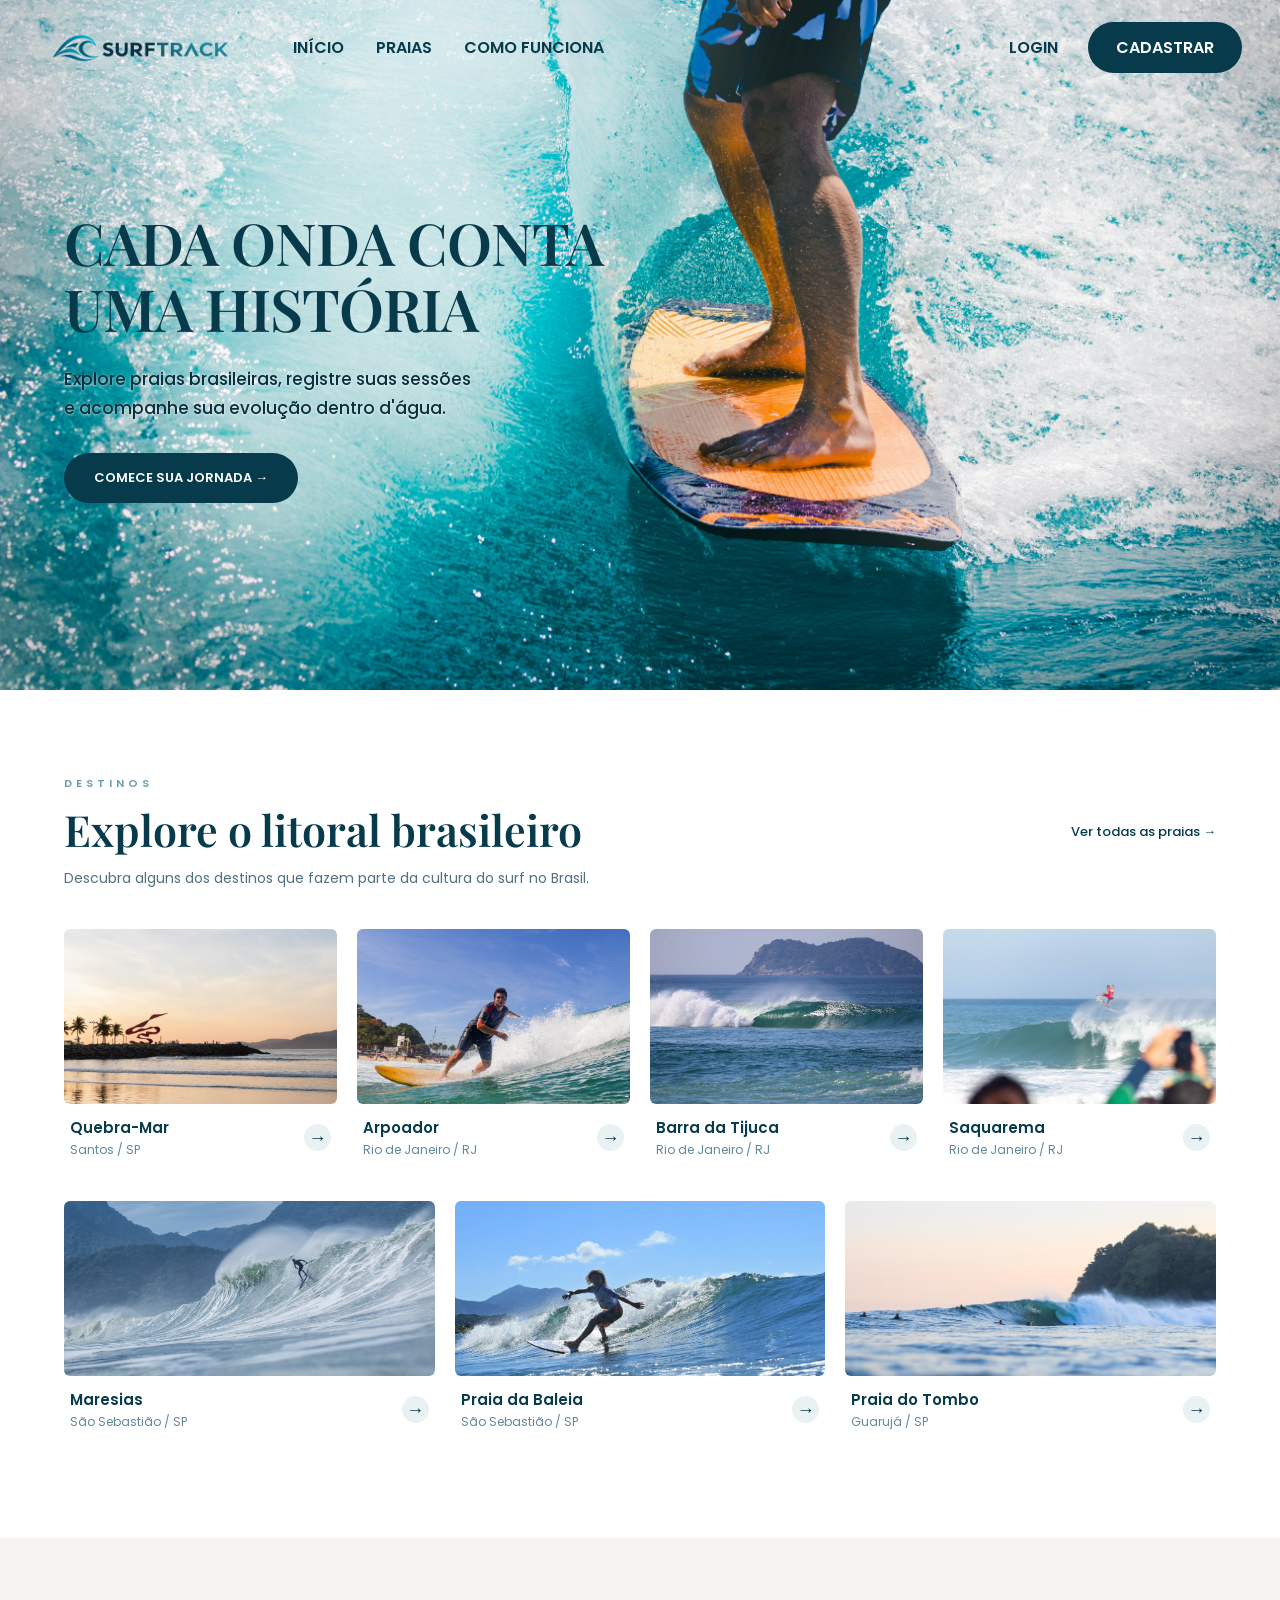
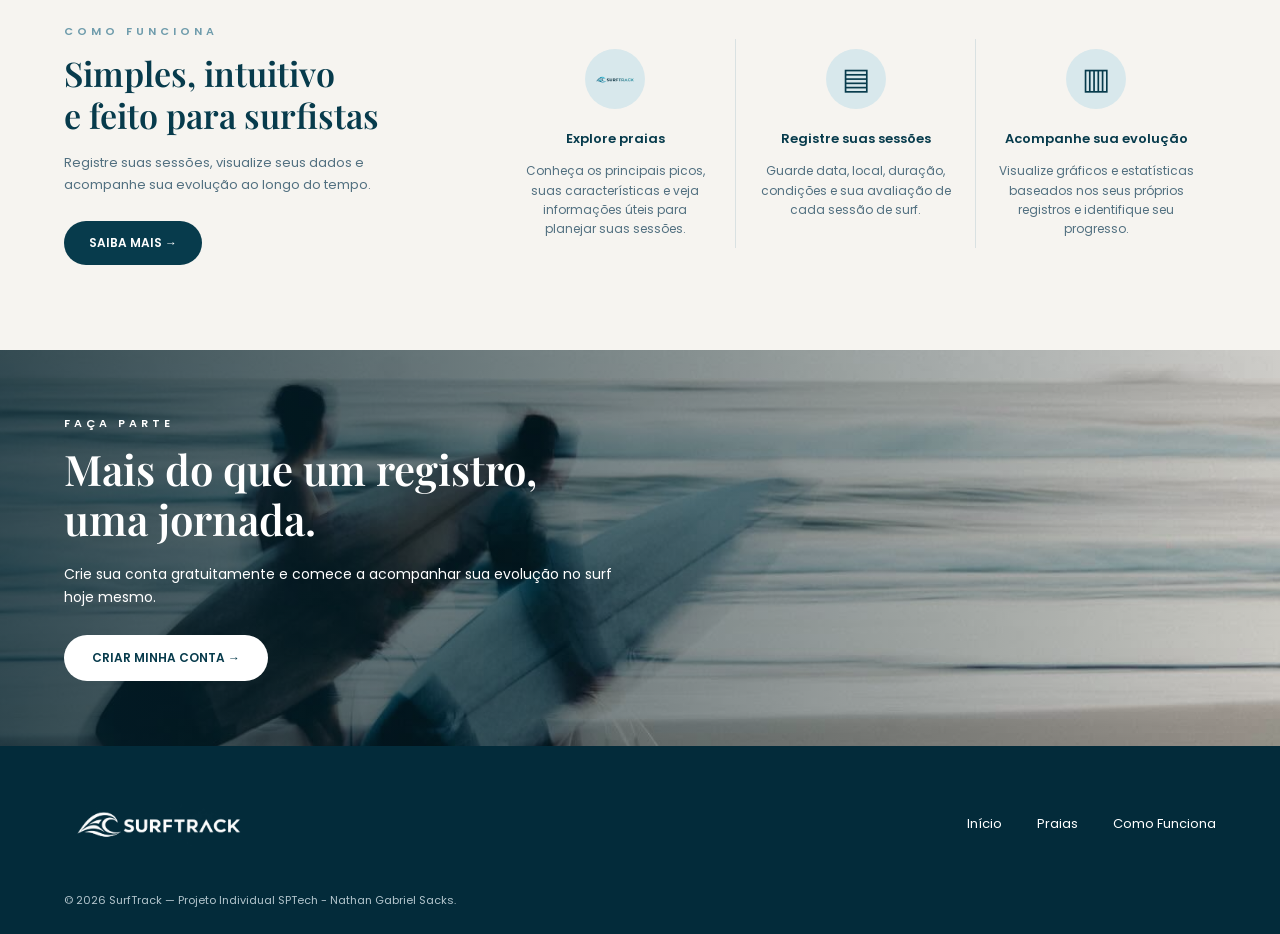
<file: public/index.html>
<!DOCTYPE html>
<html lang="pt-br">

<head>
  <meta charset="UTF-8">
  <meta name="viewport" content="width=device-width, initial-scale=1.0">

  <title>SurfTrack | Cada onda conta uma história</title>

  <link rel="icon" type="image/jpeg" href="./assets/icon/Icon site.jpg">
  <link rel="stylesheet" href="./css/style.css">

  <link
    href="https://fonts.googleapis.com/css2?family=Playfair+Display:wght@400;500;600;700&family=Poppins:wght@400;500;600;700&display=swap"
    rel="stylesheet">
</head>

<body>

  <!-- HEADER / BANNER PRINCIPAL -->
  <header class="header" id="inicio">

    <nav class="navbar">

      <a href="./index.html" class="logo">
        <img src="./assets/imgs/Logo SURFTRACK.png" alt="Logo SurfTrack">
      </a>

      <div class="nav-links">
        <a href="#inicio">INÍCIO</a>
        <a href="#praias">PRAIAS</a>
        <a href="#como-funciona">COMO FUNCIONA</a>
      </div>

      <div class="nav-conta">
        <a href="./login.html" class="link-login">LOGIN</a>
        <a href="./cadastro.html" class="btn-cadastro">CADASTRAR</a>
      </div>

    </nav>

    <div class="hero">

      <h1>
        CADA ONDA CONTA<br>
        UMA HISTÓRIA
      </h1>

      <p>
        Explore praias brasileiras, registre suas sessões<br>
        e acompanhe sua evolução dentro d'água.
      </p>

      <a href="./cadastro.html" class="btn-hero">
        COMECE SUA JORNADA →
      </a>

    </div>

  </header>


  <main>

    <!-- SEÇÃO DE PRAIAS -->
    <section class="secao-praias" id="praias">

      <div class="container">

        <div class="praias-titulo">

          <div>
            <span class="subtitulo">DESTINOS</span>

            <h2>Explore o litoral brasileiro</h2>

            <p>
              Descubra alguns dos destinos que fazem parte
              da cultura do surf no Brasil.
            </p>
          </div>

          <a href="#lista-praias" class="link-praias">
            Ver todas as praias →
          </a>

        </div>


        <div class="cards-praias" id="lista-praias">

          <!-- QUEBRA-MAR -->
          <div class="card-praia">

            <img src="./assets/imgs/Quebra Mar Surf.jpg" alt="Surf no Quebra-Mar em Santos">

            <div class="card-info">
              <div>
                <h3>Quebra-Mar</h3>
                <p>Santos / SP</p>
              </div>

              <span class="seta-card">→</span>
            </div>

          </div>


          <!-- ARPOADOR -->
          <div class="card-praia">

            <img src="./assets/imgs/Surf Arpoador.jpg" alt="Surf no Arpoador no Rio de Janeiro">

            <div class="card-info">
              <div>
                <h3>Arpoador</h3>
                <p>Rio de Janeiro / RJ</p>
              </div>

              <span class="seta-card">→</span>
            </div>

          </div>


          <!-- BARRA DA TIJUCA -->
          <div class="card-praia">

            <img src="./assets/imgs/Surf Barra da Tijuca.jpg" alt="Surf na Barra da Tijuca">

            <div class="card-info">
              <div>
                <h3>Barra da Tijuca</h3>
                <p>Rio de Janeiro / RJ</p>
              </div>

              <span class="seta-card">→</span>
            </div>

          </div>


          <!-- SAQUAREMA -->
          <div class="card-praia">

            <img src="./assets/imgs/Surf Saquarema.jpg" alt="Surf em Saquarema">

            <div class="card-info">
              <div>
                <h3>Saquarema</h3>
                <p>Rio de Janeiro / RJ</p>
              </div>

              <span class="seta-card">→</span>
            </div>

          </div>


          <!-- MARESIAS -->
          <div class="card-praia">

            <img src="./assets/imgs/Surf Maresias.jpeg" alt="Surf na praia de Maresias">

            <div class="card-info">
              <div>
                <h3>Maresias</h3>
                <p>São Sebastião / SP</p>
              </div>

              <span class="seta-card">→</span>
            </div>

          </div>


          <!-- PRAIA DA BALEIA -->
          <div class="card-praia">

            <img src="./assets/imgs/Surf Praia da Baleia.jpg" alt="Surf na Praia da Baleia">

            <div class="card-info">
              <div>
                <h3>Praia da Baleia</h3>
                <p>São Sebastião / SP</p>
              </div>

              <span class="seta-card">→</span>
            </div>

          </div>


          <!-- PRAIA DO TOMBO -->
          <div class="card-praia">

            <img src="./assets/imgs/Surf Praia do Tombo.jpg" alt="Surf na Praia do Tombo">

            <div class="card-info">
              <div>
                <h3>Praia do Tombo</h3>
                <p>Guarujá / SP</p>
              </div>

              <span class="seta-card">→</span>
            </div>

          </div>

        </div>

      </div>

    </section>


    <!-- SEÇÃO COMO FUNCIONA -->
    <section class="secao-como-funciona" id="como-funciona">

      <div class="container">

        <div class="como-funciona-conteudo">

          <div class="como-funciona-texto">

            <span class="subtitulo">COMO FUNCIONA</span>

            <h2>
              Simples, intuitivo<br>
              e feito para surfistas
            </h2>

            <p>
              Registre suas sessões, visualize seus dados
              e acompanhe sua evolução ao longo do tempo.
            </p>

            <a href="./cadastro.html" class="btn-saiba-mais">
              SAIBA MAIS →
            </a>

          </div>


          <div class="funcionalidades">

            <div class="funcionalidade">

              <div class="icone-funcionalidade">
                <img src="./assets/imgs/Logo SURFTRACK.png" alt="SurfTrack">
              </div>

              <h3>Explore praias</h3>

              <p>
                Conheça os principais picos,
                suas características e veja
                informações úteis para planejar
                suas sessões.
              </p>

            </div>


            <div class="funcionalidade">

              <div class="icone-funcionalidade">
                <span>▤</span>
              </div>

              <h3>Registre suas sessões</h3>

              <p>
                Guarde data, local, duração,
                condições e sua avaliação
                de cada sessão de surf.
              </p>

            </div>


            <div class="funcionalidade">

              <div class="icone-funcionalidade">
                <span>▥</span>
              </div>

              <h3>Acompanhe sua evolução</h3>

              <p>
                Visualize gráficos e estatísticas
                baseados nos seus próprios registros
                e identifique seu progresso.
              </p>

            </div>

          </div>

        </div>

      </div>

    </section>


    <!-- BANNER FINAL -->
    <section class="banner-final">

      <div class="container">

        <div class="banner-final-conteudo">

          <span class="subtitulo">FAÇA PARTE</span>

          <h2>
            Mais do que um registro,<br>
            uma jornada.
          </h2>

          <p>
            Crie sua conta gratuitamente e comece
            a acompanhar sua evolução no surf hoje mesmo.
          </p>

          <a href="./cadastro.html" class="btn-banner">
            CRIAR MINHA CONTA →
          </a>

        </div>

      </div>

    </section>

  </main>


  <!-- RODAPÉ -->
  <footer class="footer">

    <div class="container">

      <div class="footer-conteudo">

        <a href="./index.html" class="logo-footer">
          <img src="./assets/imgs/Logo SURFTRACK.png" alt="SurfTrack">
        </a>

        <div class="footer-links">
          <a href="#inicio">Início</a>
          <a href="#praias">Praias</a>
          <a href="#como-funciona">Como Funciona</a>
        </div>

      </div>

      <p class="copyright">
        © 2026 SurfTrack — Projeto Individual SPTech - Nathan Gabriel Sacks.
      </p>

    </div>

  </footer>

</body>

</html>
</file>
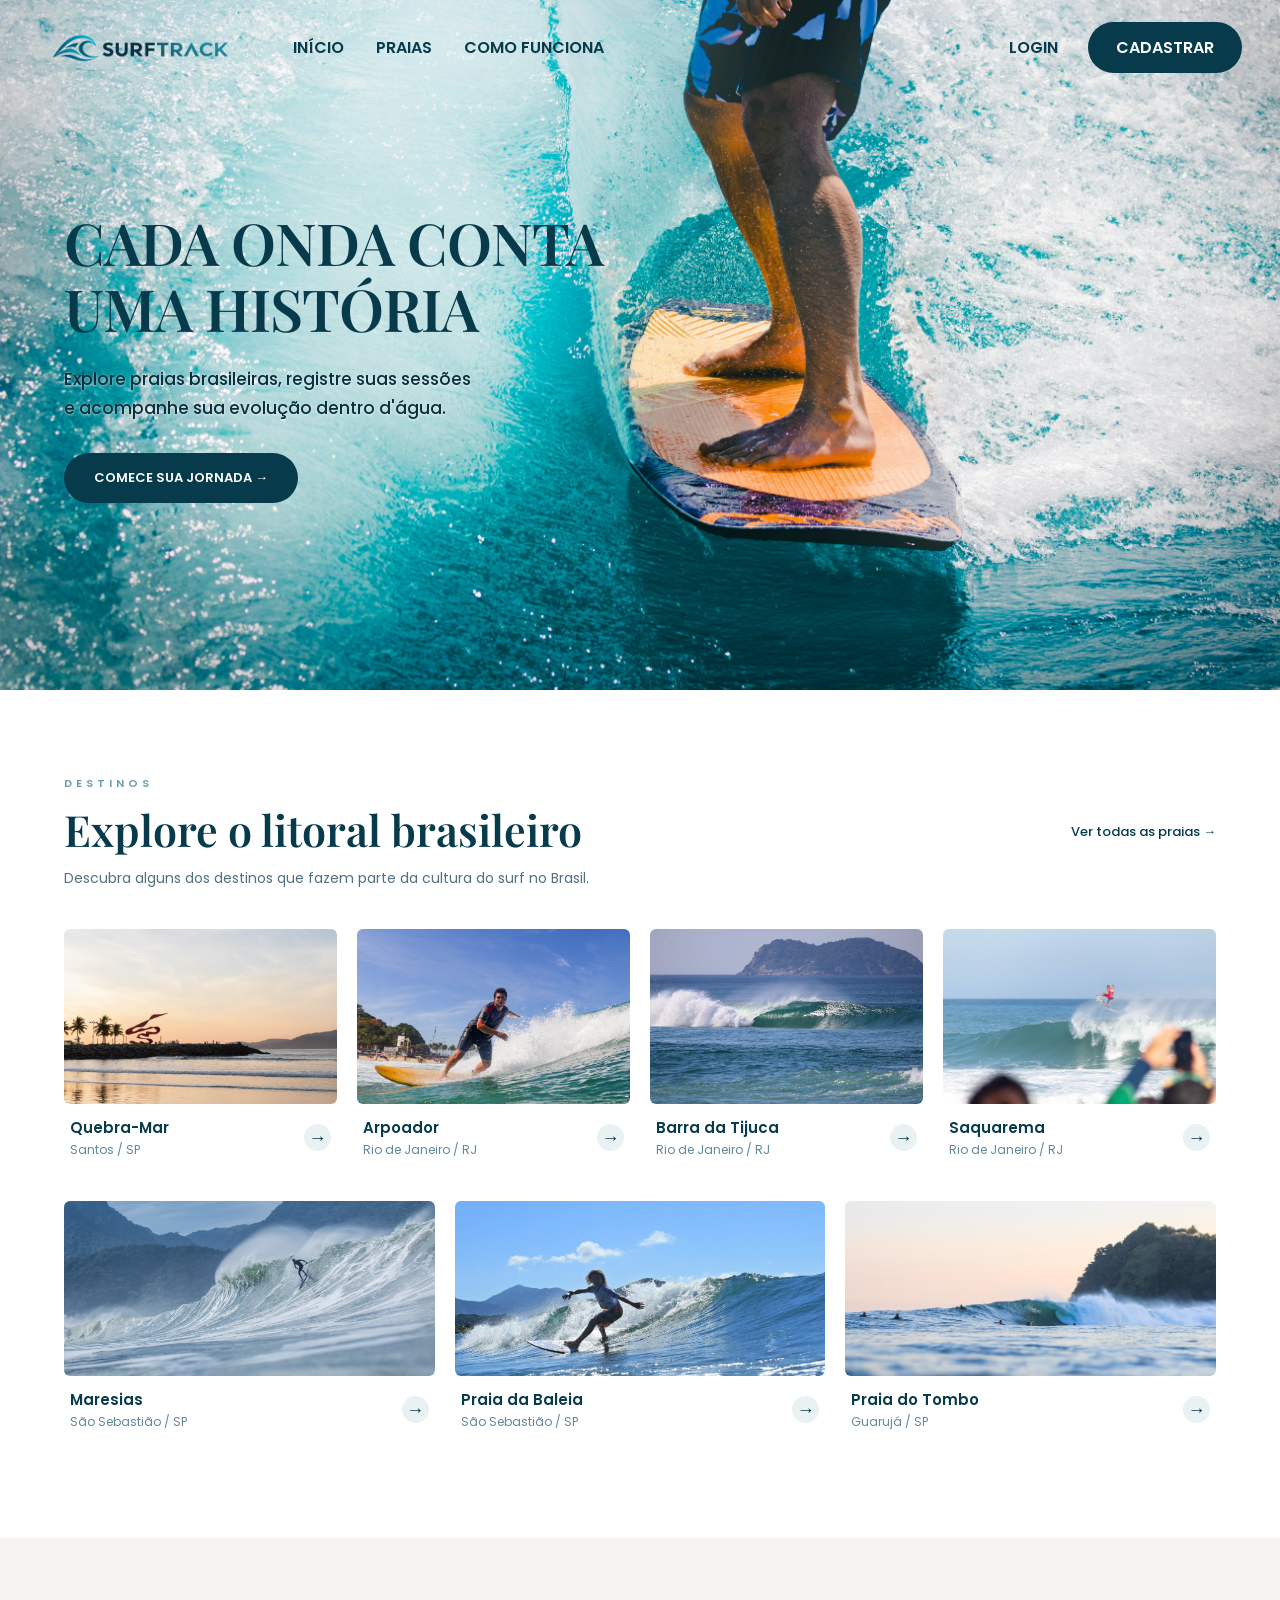
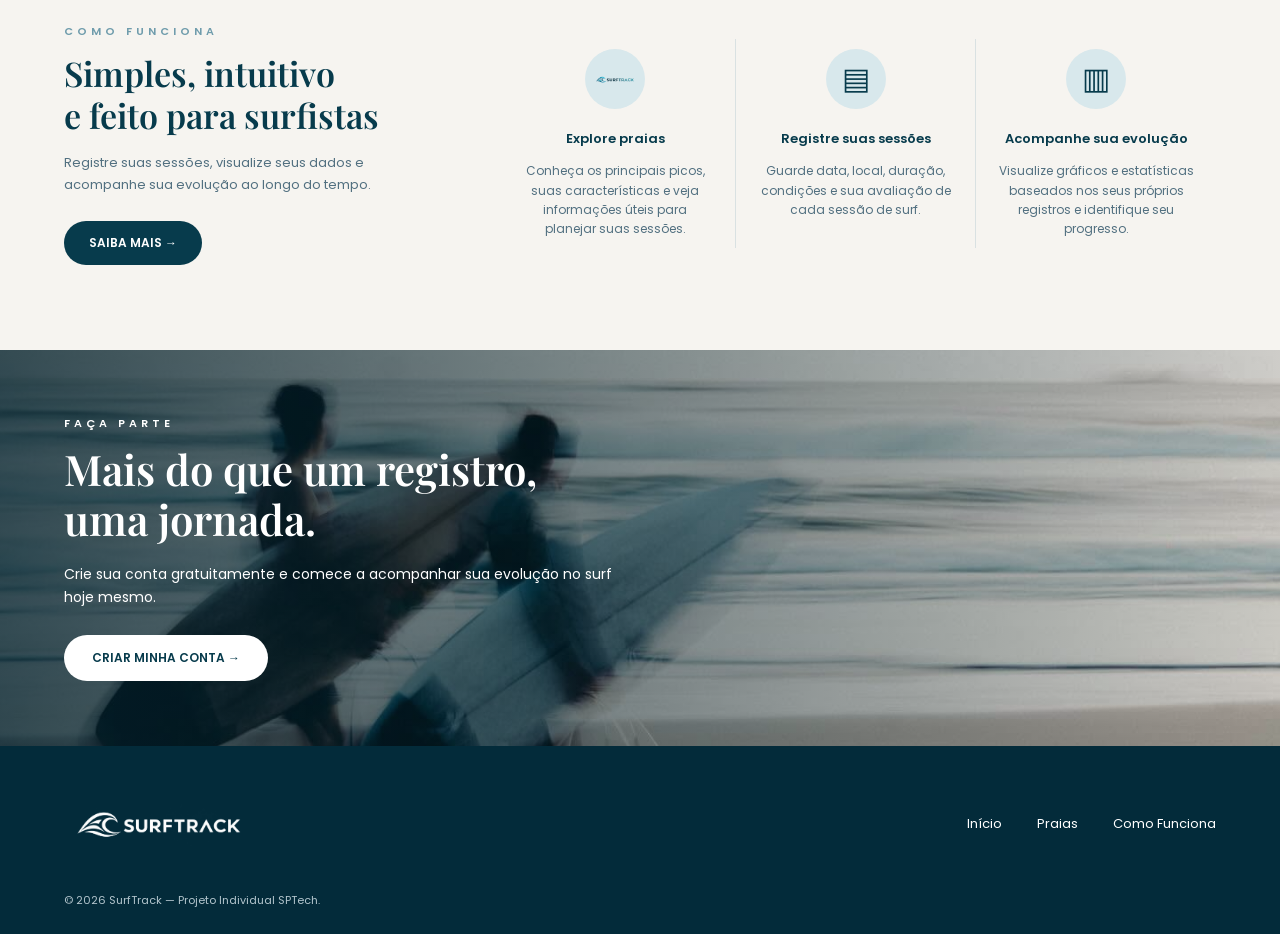
<file: web-data-viz/public/index.html>
<!DOCTYPE html>
<html lang="pt-br">

<head>
  <meta charset="UTF-8">
  <meta name="viewport" content="width=device-width, initial-scale=1.0">

  <title>SurfTrack | Cada onda conta uma história</title>

  <link rel="icon" type="image/jpeg" href="./assets/icon/Icon site.jpg">
  <link rel="stylesheet" href="./css/style.css">

  <link
    href="https://fonts.googleapis.com/css2?family=Playfair+Display:wght@400;500;600;700&family=Poppins:wght@400;500;600;700&display=swap"
    rel="stylesheet">
</head>

<body>

  <!-- HEADER / BANNER PRINCIPAL -->
  <header class="header" id="inicio">

    <nav class="navbar">

      <a href="./index.html" class="logo">
        <img src="./assets/imgs/Logo SURFTRACK.png" alt="Logo SurfTrack">
      </a>

      <div class="nav-links">
        <a href="#inicio">INÍCIO</a>
        <a href="#praias">PRAIAS</a>
        <a href="#como-funciona">COMO FUNCIONA</a>
      </div>

      <div class="nav-conta">
        <a href="./login.html" class="link-login">LOGIN</a>
        <a href="./cadastro.html" class="btn-cadastro">CADASTRAR</a>
      </div>

    </nav>

    <div class="hero">

      <h1>
        CADA ONDA CONTA<br>
        UMA HISTÓRIA
      </h1>

      <p>
        Explore praias brasileiras, registre suas sessões<br>
        e acompanhe sua evolução dentro d'água.
      </p>

      <a href="./cadastro.html" class="btn-hero">
        COMECE SUA JORNADA →
      </a>

    </div>

  </header>


  <main>

    <!-- SEÇÃO DE PRAIAS -->
    <section class="secao-praias" id="praias">

      <div class="container">

        <div class="praias-titulo">

          <div>
            <span class="subtitulo">DESTINOS</span>

            <h2>Explore o litoral brasileiro</h2>

            <p>
              Descubra alguns dos destinos que fazem parte
              da cultura do surf no Brasil.
            </p>
          </div>

          <a href="#lista-praias" class="link-praias">
            Ver todas as praias →
          </a>

        </div>


        <div class="cards-praias" id="lista-praias">

          <!-- QUEBRA-MAR -->
          <div class="card-praia">

            <img src="./assets/imgs/Quebra Mar Surf.jpg" alt="Surf no Quebra-Mar em Santos">

            <div class="card-info">
              <div>
                <h3>Quebra-Mar</h3>
                <p>Santos / SP</p>
              </div>

              <span class="seta-card">→</span>
            </div>

          </div>


          <!-- ARPOADOR -->
          <div class="card-praia">

            <img src="./assets/imgs/Surf Arpoador.jpg" alt="Surf no Arpoador no Rio de Janeiro">

            <div class="card-info">
              <div>
                <h3>Arpoador</h3>
                <p>Rio de Janeiro / RJ</p>
              </div>

              <span class="seta-card">→</span>
            </div>

          </div>


          <!-- BARRA DA TIJUCA -->
          <div class="card-praia">

            <img src="./assets/imgs/Surf Barra da Tijuca.jpg" alt="Surf na Barra da Tijuca">

            <div class="card-info">
              <div>
                <h3>Barra da Tijuca</h3>
                <p>Rio de Janeiro / RJ</p>
              </div>

              <span class="seta-card">→</span>
            </div>

          </div>


          <!-- SAQUAREMA -->
          <div class="card-praia">

            <img src="./assets/imgs/Surf Saquarema.jpg" alt="Surf em Saquarema">

            <div class="card-info">
              <div>
                <h3>Saquarema</h3>
                <p>Rio de Janeiro / RJ</p>
              </div>

              <span class="seta-card">→</span>
            </div>

          </div>


          <!-- MARESIAS -->
          <div class="card-praia">

            <img src="./assets/imgs/Surf Maresias.jpeg" alt="Surf na praia de Maresias">

            <div class="card-info">
              <div>
                <h3>Maresias</h3>
                <p>São Sebastião / SP</p>
              </div>

              <span class="seta-card">→</span>
            </div>

          </div>


          <!-- PRAIA DA BALEIA -->
          <div class="card-praia">

            <img src="./assets/imgs/Surf Praia da Baleia.jpg" alt="Surf na Praia da Baleia">

            <div class="card-info">
              <div>
                <h3>Praia da Baleia</h3>
                <p>São Sebastião / SP</p>
              </div>

              <span class="seta-card">→</span>
            </div>

          </div>


          <!-- PRAIA DO TOMBO -->
          <div class="card-praia">

            <img src="./assets/imgs/Surf Praia do Tombo.jpg" alt="Surf na Praia do Tombo">

            <div class="card-info">
              <div>
                <h3>Praia do Tombo</h3>
                <p>Guarujá / SP</p>
              </div>

              <span class="seta-card">→</span>
            </div>

          </div>

        </div>

      </div>

    </section>


    <!-- SEÇÃO COMO FUNCIONA -->
    <section class="secao-como-funciona" id="como-funciona">

      <div class="container">

        <div class="como-funciona-conteudo">

          <div class="como-funciona-texto">

            <span class="subtitulo">COMO FUNCIONA</span>

            <h2>
              Simples, intuitivo<br>
              e feito para surfistas
            </h2>

            <p>
              Registre suas sessões, visualize seus dados
              e acompanhe sua evolução ao longo do tempo.
            </p>

            <a href="./cadastro.html" class="btn-saiba-mais">
              SAIBA MAIS →
            </a>

          </div>


          <div class="funcionalidades">

            <div class="funcionalidade">

              <div class="icone-funcionalidade">
                <img src="./assets/imgs/Logo SURFTRACK.png" alt="SurfTrack">
              </div>

              <h3>Explore praias</h3>

              <p>
                Conheça os principais picos,
                suas características e veja
                informações úteis para planejar
                suas sessões.
              </p>

            </div>


            <div class="funcionalidade">

              <div class="icone-funcionalidade">
                <span>▤</span>
              </div>

              <h3>Registre suas sessões</h3>

              <p>
                Guarde data, local, duração,
                condições e sua avaliação
                de cada sessão de surf.
              </p>

            </div>


            <div class="funcionalidade">

              <div class="icone-funcionalidade">
                <span>▥</span>
              </div>

              <h3>Acompanhe sua evolução</h3>

              <p>
                Visualize gráficos e estatísticas
                baseados nos seus próprios registros
                e identifique seu progresso.
              </p>

            </div>

          </div>

        </div>

      </div>

    </section>


    <!-- BANNER FINAL -->
    <section class="banner-final">

      <div class="container">

        <div class="banner-final-conteudo">

          <span class="subtitulo">FAÇA PARTE</span>

          <h2>
            Mais do que um registro,<br>
            uma jornada.
          </h2>

          <p>
            Crie sua conta gratuitamente e comece
            a acompanhar sua evolução no surf hoje mesmo.
          </p>

          <a href="./cadastro.html" class="btn-banner">
            CRIAR MINHA CONTA →
          </a>

        </div>

      </div>

    </section>

  </main>


  <!-- RODAPÉ -->
  <footer class="footer">

    <div class="container">

      <div class="footer-conteudo">

        <a href="./index.html" class="logo-footer">
          <img src="./assets/imgs/Logo SURFTRACK.png" alt="SurfTrack">
        </a>

        <div class="footer-links">
          <a href="#inicio">Início</a>
          <a href="#praias">Praias</a>
          <a href="#como-funciona">Como Funciona</a>
        </div>

      </div>

      <p class="copyright">
        © 2026 SurfTrack — Projeto Individual SPTech.
      </p>

    </div>

  </footer>

</body>

</html>
</file>
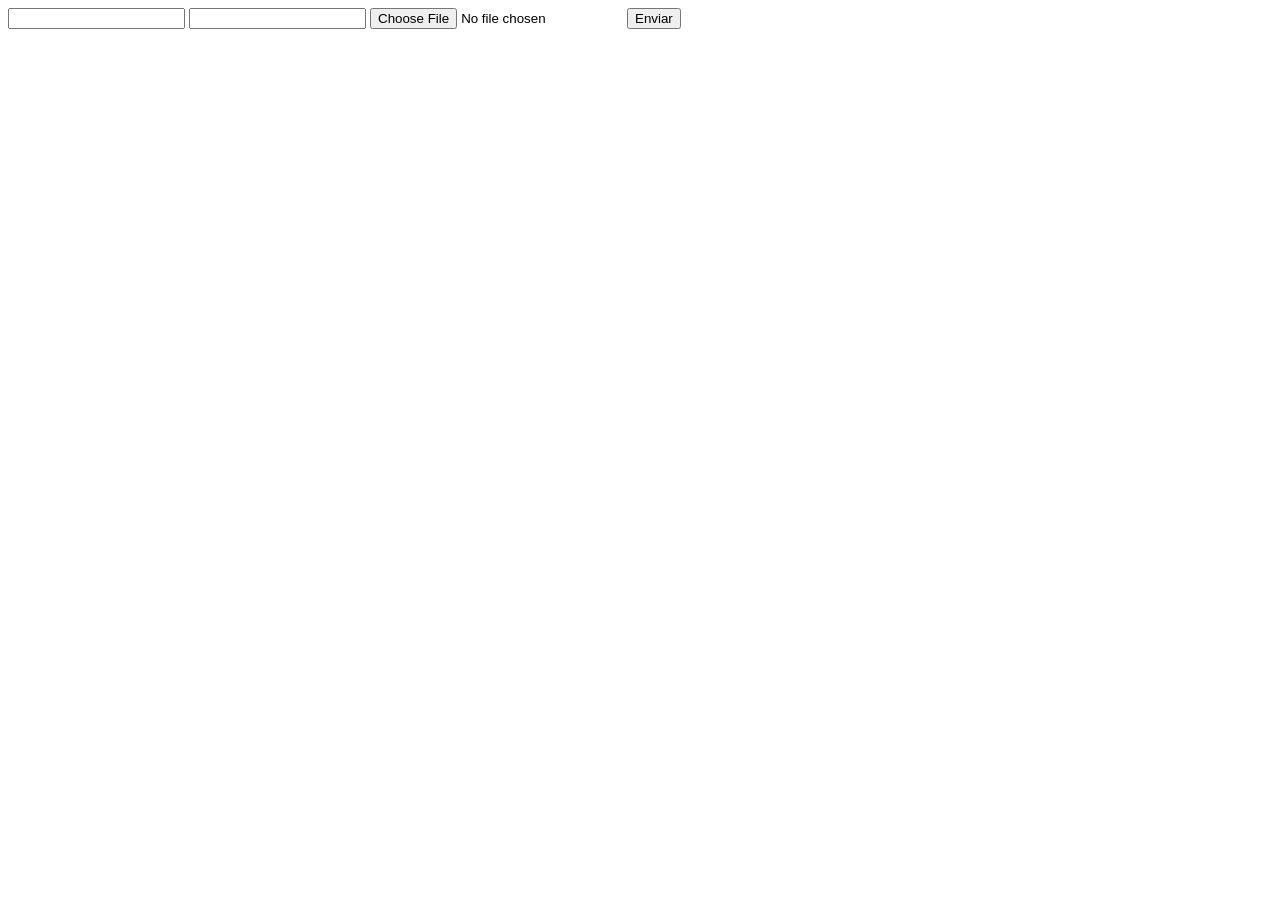
<file: DOCUMENTOS_DE_APOIO/exemplo_de_upload_de_arquivo/public/index.html>
<!DOCTYPE html>
<html lang="en">

<head>
  <meta charset="UTF-8">
  <meta http-equiv="X-UA-Compatible" content="IE=edge">
  <meta name="viewport" content="width=device-width, initial-scale=1.0">
  <title>Upload</title>
</head>

<body>

  <div>
    <input name="nome" id="nome" type="text" />
    <input name="email" id="email" type="url" />
    <input name="foto" id="foto" type="file" />
    <button onclick="enviar()">Enviar</button>
  </div>

  <div id="container"></div>
</body>

</html>

<script>
  function enviar() {
    const formData = new FormData();
    formData.append('foto', foto.files[0])
    formData.append('nome', nome.value)
    formData.append('email', email.value)

    fetch("/usuarios/cadastro", {
      method: "POST",
      body: formData
    })
      .then(res => {
        window.location = "./perfil.html"
      })
      .catch(err => {
        console.log(err);
      })
  }
</script>
</file>
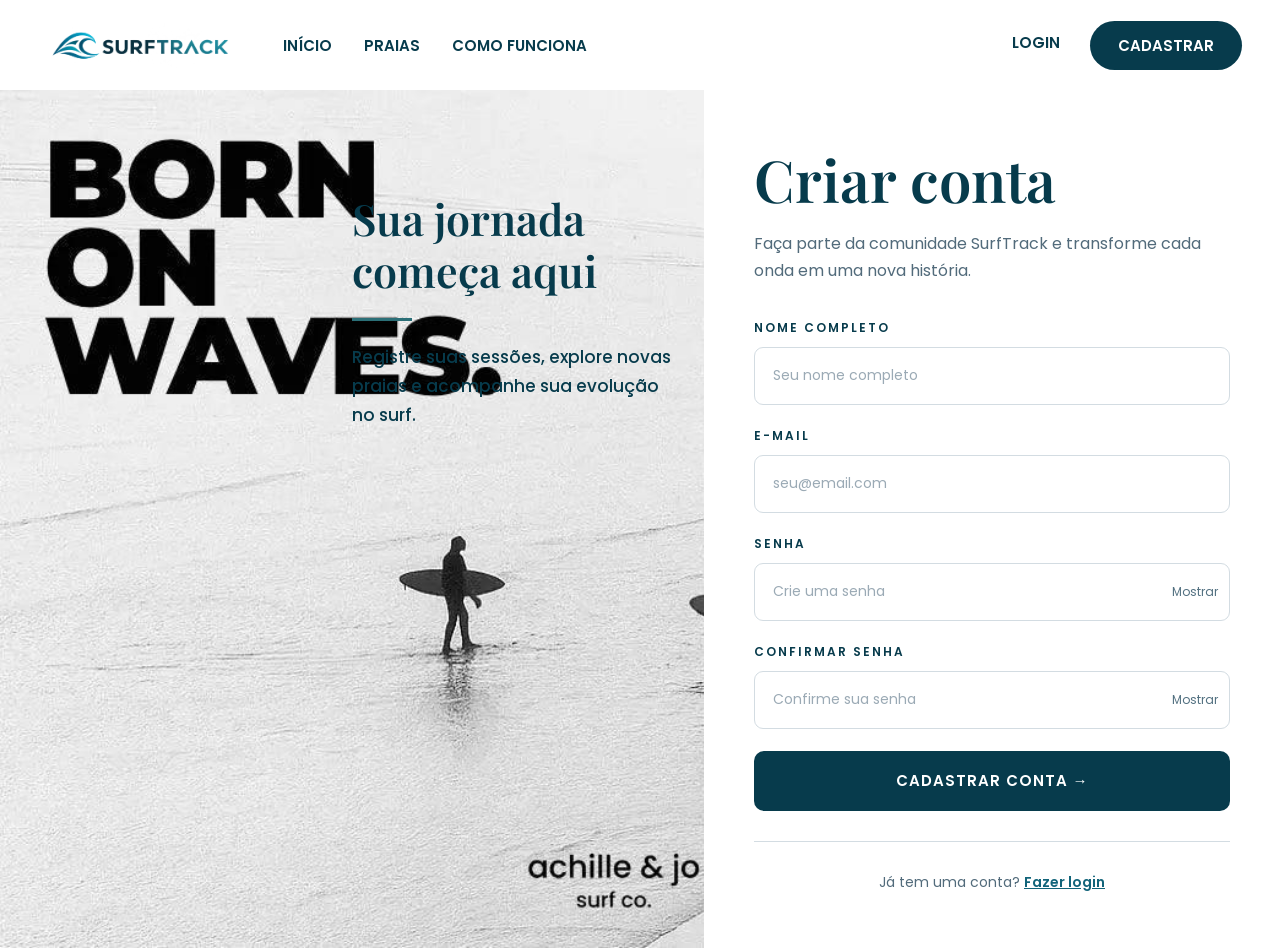
<file: public/cadastro.html>
<!DOCTYPE html>
<html lang="pt-br">

<head>
    <meta charset="UTF-8">
    <meta name="viewport" content="width=device-width, initial-scale=1.0">

    <title>Cadastro | SurfTrack</title>

    <link rel="icon" type="image/jpeg" href="./assets/icon/Icon site.jpg">

    <link rel="stylesheet" href="./css/cadastro.css">

    <link
        href="https://fonts.googleapis.com/css2?family=Playfair+Display:wght@400;500;600;700&family=Poppins:wght@400;500;600;700&display=swap"
        rel="stylesheet">

    <script src="./js/cadastro.js" defer></script>
</head>

<body>

    <!-- HEADER -->
    <header class="header">

        <nav class="navbar">

            <a href="./index.html" class="logo">
                <img src="./assets/imgs/Logo SURFTRACK.png" alt="Logo SurfTrack">
            </a>

            <div class="nav-links">
                <a href="./index.html">INÍCIO</a>
                <a href="./index.html#praias">PRAIAS</a>
                <a href="./index.html#como-funciona">
                    COMO FUNCIONA
                </a>
            </div>

            <div class="nav-conta">
                <a href="./login.html" class="link-login">
                    LOGIN
                </a>

                <a href="./cadastro.html" class="btn-cadastro">
                    CADASTRAR
                </a>
            </div>

        </nav>

    </header>


    <!-- CONTEÚDO PRINCIPAL -->
    <main class="main-cadastro">

        <!-- LADO ESQUERDO -->
        <section class="cadastro-imagem">

            <div class="cadastro-imagem-texto">

                <h1>
                    Sua jornada<br>
                    começa aqui
                </h1>

                <div class="linha-decorativa"></div>

                <p>
                    Registre suas sessões, explore novas praias
                    e acompanhe sua evolução no surf.
                </p>

            </div>

        </section>


        <!-- LADO DIREITO -->
        <section class="cadastro-formulario">

            <div class="formulario-conteudo">

                <h2>Criar conta</h2>

                <p class="descricao-cadastro">
                    Faça parte da comunidade SurfTrack
                    e transforme cada onda em uma nova história.
                </p>


                <form id="form_cadastro">

                    <!-- NOME -->
                    <div class="campo">

                        <label for="nome_input">
                            NOME COMPLETO
                        </label>

                        <input type="text" id="nome_input" placeholder="Seu nome completo" autocomplete="name" required>

                    </div>


                    <!-- E-MAIL -->
                    <div class="campo">

                        <label for="email_input">
                            E-MAIL
                        </label>

                        <input type="email" id="email_input" placeholder="seu@email.com" autocomplete="email" required>

                    </div>


                    <!-- SENHA -->
                    <div class="campo">

                        <label for="senha_input">
                            SENHA
                        </label>

                        <div class="campo-senha">

                            <input type="password" id="senha_input" placeholder="Crie uma senha"
                                autocomplete="new-password" required>

                            <button type="button" class="btn-mostrar-senha" onclick="mostrarSenha('senha_input', this)"
                                aria-label="Mostrar senha">
                                Mostrar
                            </button>

                        </div>

                    </div>


                    <!-- CONFIRMAR SENHA -->
                    <div class="campo">

                        <label for="confirmacao_input">
                            CONFIRMAR SENHA
                        </label>

                        <div class="campo-senha">

                            <input type="password" id="confirmacao_input" placeholder="Confirme sua senha"
                                autocomplete="new-password" required>

                            <button type="button" class="btn-mostrar-senha"
                                onclick="mostrarSenha('confirmacao_input', this)" aria-label="Mostrar senha">
                                Mostrar
                            </button>

                        </div>

                    </div>


                    <!-- MENSAGENS -->
                    <p id="mensagem_erro" role="alert"></p>

                    <p id="mensagem_sucesso" role="status"></p>


                    <!-- BOTÃO CADASTRAR -->
                    <button type="submit" class="btn-criar-conta">
                        CADASTRAR CONTA →
                    </button>

                </form>


                <!-- LINK LOGIN -->
                <div class="login-link">

                    <p>
                        Já tem uma conta?
                        <a href="./login.html">
                            Fazer login
                        </a>
                    </p>

                </div>

            </div>

        </section>

    </main>

</body>

</html>
</file>
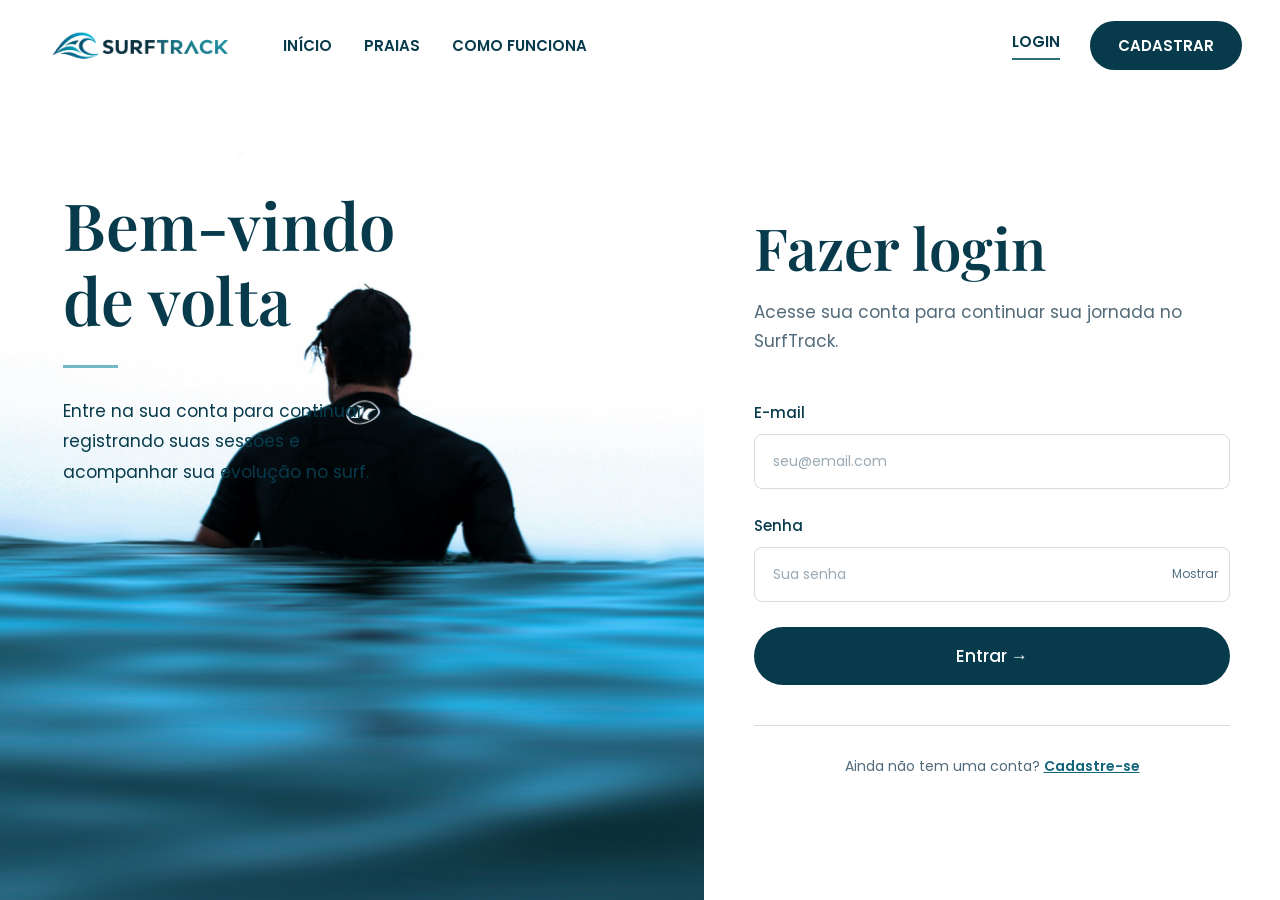
<file: public/login.html>
<!DOCTYPE html>
<html lang="pt-br">

<head>
    <meta charset="UTF-8">
    <meta name="viewport" content="width=device-width, initial-scale=1.0">

    <title>Login | SurfTrack</title>

    <link rel="icon" type="image/jpeg" href="./assets/icon/Icon site.jpg">

    <link rel="stylesheet" href="./css/login.css">

    <link href="https://fonts.googleapis.com/css2?family=Playfair+Display:wght@400;500;600;700&family=Poppins:wght@400;500;600;700&display=swap" rel="stylesheet">

    <script src="./js/login.js" defer></script>
</head>

<body>

    <!-- HEADER -->
    <header class="header">

        <nav class="navbar">

            <a href="./index.html" class="logo">
                <img src="./assets/imgs/Logo SURFTRACK.png"
                     alt="Logo SurfTrack">
            </a>

            <div class="nav-links">
                <a href="./index.html">INÍCIO</a>
                <a href="./index.html#praias">PRAIAS</a>
                <a href="./index.html#como-funciona">COMO FUNCIONA</a>
            </div>

            <div class="nav-conta">
                <a href="./login.html" class="link-login">LOGIN</a>
                <a href="./cadastro.html" class="btn-cadastro">
                    CADASTRAR
                </a>
            </div>

        </nav>

    </header>


    <!-- CONTEÚDO PRINCIPAL -->
    <main class="main-login">

        <!-- LADO ESQUERDO: IMAGEM -->
        <section class="login-imagem">

            <div class="login-imagem-texto">

                <h1>
                    Bem-vindo<br>
                    de volta
                </h1>

                <div class="linha-decorativa"></div>

                <p>
                    Entre na sua conta para continuar
                    registrando suas sessões e
                    acompanhar sua evolução
                    no surf.
                </p>

            </div>

        </section>


        <!-- LADO DIREITO: FORMULÁRIO -->
        <section class="login-formulario">

            <div class="formulario-conteudo">

                <h2>Fazer login</h2>

                <p class="descricao-login">
                    Acesse sua conta para continuar
                    sua jornada no SurfTrack.
                </p>


                <form id="form_login">

                    <!-- E-MAIL -->
                    <div class="campo">

                        <label for="email_input">E-mail</label>

                        <input
                            type="email"
                            id="email_input"
                            placeholder="seu@email.com"
                            autocomplete="email"
                            required
                        >

                    </div>


                    <!-- SENHA -->
                    <div class="campo">

                        <label for="senha_input">Senha</label>

                        <div class="campo-senha">

                            <input
                                type="password"
                                id="senha_input"
                                placeholder="Sua senha"
                                autocomplete="current-password"
                                required
                            >

                            <button
                                type="button"
                                id="btn_mostrar_senha"
                                class="btn-mostrar-senha"
                                aria-label="Mostrar senha"
                            >
                                Mostrar
                            </button>

                        </div>

                    </div>


                    <!-- MENSAGEM DE VALIDAÇÃO -->
                    <p id="mensagem_erro" role="alert"></p>


                    <!-- BOTÃO DE LOGIN -->
                    <button type="submit" class="btn-entrar">
                        Entrar →
                    </button>

                </form>


                <!-- LINK PARA CADASTRO -->
                <div class="cadastro-link">

                    <p>
                        Ainda não tem uma conta?
                        <a href="./cadastro.html">
                            Cadastre-se
                        </a>
                    </p>

                </div>

            </div>

        </section>

    </main>

</body>
</html>
</file>
<file: public/css/style.css>
/* =========================================
   SURFTRACK - PÁGINA INICIAL
========================================= */


/* CONFIGURAÇÕES GERAIS */

* {
    margin: 0;
    padding: 0;
    box-sizing: border-box;
}

html {
    scroll-behavior: smooth;
}

body {
    font-family: "Poppins", sans-serif;
    color: #073B4C;
    background-color: #FFFFFF;
}

a {
    text-decoration: none;
    color: inherit;
}

img {
    max-width: 100%;
}

.container {
    width: 90%;
    max-width: 1200px;
    margin: 0 auto;
}

h1, h2 {
    font-family: "Playfair Display", serif;
}


/* =========================================
   HEADER E NAVBAR
========================================= */

.header {
    width: 100%;
    min-height: 690px;

    background-image: url("../assets/imgs/long surf - headder.jpg");
    background-size: cover;
    background-position: center;
    background-repeat: no-repeat;
}

.navbar {
    width: 94%;
    max-width: 1400px;
    height: 95px;
    margin: 0 auto;

    display: flex;
    align-items: center;
    gap: 40px;
}

/* LOGO */

.logo img {
    width: 205px;
    display: block;
}

/* LINKS PRINCIPAIS */

.nav-links {
    display: flex;
    align-items: center;
    gap: 32px;

    margin-left: 10px;
}

.nav-links a {
    font-size: 16px;
    font-weight: 600;
    white-space: nowrap;
}

.nav-links a:hover {
    color: #17849B;
}

/* LOGIN E CADASTRO */

.nav-conta {
    display: flex;
    align-items: center;
    gap: 30px;

    margin-left: auto;
}

.nav-conta a {
    font-size: 16px;
    font-weight: 600;
    white-space: nowrap;
}

.link-login:hover {
    color: #17849B;
}

/* BOTÃO CADASTRAR */

.btn-cadastro {
    display: inline-block;

    background-color: #073B4C;
    color: #FFFFFF;

    padding: 13px 28px;
    border-radius: 30px;
}

.btn-cadastro:hover {
    background-color: #12647A;
    color: #FFFFFF;
}



/* =========================================
   HERO - BANNER PRINCIPAL
========================================= */

.hero {
    width: 90%;
    max-width: 1300px;
    margin: 0 auto;

    padding-top: 115px;
    padding-bottom: 100px;
}

.hero h1 {
    font-size: 58px;
    font-weight: 600;
    line-height: 1.13;
    letter-spacing: -1px;
    color: #073B4C;
}


.hero p {
    font-size: 17px;
    font-weight: 500;
    line-height: 1.7;

    color: #092E3D;

    margin-top: 24px;
    margin-bottom: 30px;

    text-shadow: 0px 1px 3px rgba(255, 255, 255, 0.7);
}


.btn-hero {
    display: inline-block;
    background-color: #073B4C;
    color: #FFFFFF;

    font-size: 13px;
    font-weight: 600;

    padding: 15px 30px;
    border-radius: 30px;

    transition: background-color 0.2s;
}

.btn-hero:hover {
    background-color: #12647A;
}


/* =========================================
   SEÇÃO DE PRAIAS
========================================= */

.secao-praias {
    padding: 85px 0 95px;
    background-color: #FFFFFF;
}

.praias-titulo {
    display: flex;
    justify-content: space-between;
    align-items: center;
    gap: 30px;

    margin-bottom: 40px;
}

.subtitulo {
    display: block;
    font-size: 11px;
    font-weight: 600;
    letter-spacing: 4px;
    color: #6F9CAC;
    margin-bottom: 12px;
}

.praias-titulo h2 {
    font-size: 43px;
    font-weight: 600;
    line-height: 1.2;
    color: #073B4C;
}

.praias-titulo p {
    font-size: 14px;
    color: #527080;
    margin-top: 12px;
}

.link-praias {
    font-size: 13px;
    font-weight: 500;
    white-space: nowrap;
}

.link-praias:hover {
    color: #17849B;
}


/* CARDS DAS PRAIAS */

.cards-praias {
    display: grid;
    grid-template-columns: repeat(12, 1fr);
    gap: 30px 20px;
}

.card-praia {
    grid-column: span 3;
    min-width: 0;
}

.card-praia:nth-child(n+5) {
    grid-column: span 4;
}

.card-praia img {
    display: block;
    width: 100%;
    height: 175px;

    object-fit: cover;
    border-radius: 6px;
}

.card-info {
    display: flex;
    align-items: center;
    justify-content: space-between;
    gap: 10px;

    padding: 12px 6px;
}

.card-info h3 {
    font-size: 15px;
    font-weight: 600;
    color: #073B4C;
}

.card-info p {
    font-size: 12px;
    color: #628797;
    margin-top: 2px;
}

.seta-card {
    width: 27px;
    height: 27px;

    display: flex;
    align-items: center;
    justify-content: center;

    border-radius: 50%;
    background-color: #EAF1F3;

    font-size: 18px;
    color: #073B4C;
}


/* =========================================
   SEÇÃO COMO FUNCIONA
========================================= */

.secao-como-funciona {
    padding: 85px 0;
    background-color: #F6F4F0;
}

.como-funciona-conteudo {
    display: flex;
    align-items: center;
    gap: 60px;
}

.como-funciona-texto {
    width: 34%;
}

.como-funciona-texto h2 {
    font-size: 34px;
    font-weight: 600;
    line-height: 1.25;
}

.como-funciona-texto p {
    font-size: 13px;
    line-height: 1.7;
    color: #527080;
    margin-top: 15px;
}

.btn-saiba-mais {
    display: inline-block;

    margin-top: 25px;
    padding: 13px 25px;

    background-color: #073B4C;
    color: white;

    font-size: 12px;
    font-weight: 600;

    border-radius: 25px;
}

.btn-saiba-mais:hover {
    background-color: #12647A;
}


/* BLOCOS DE FUNCIONALIDADES */

.funcionalidades {
    width: 66%;
    display: flex;
    align-items: stretch;
}

.funcionalidade {
    flex: 1;
    padding: 10px 22px;
    border-left: 1px solid #D9E1E2;
}

.funcionalidade:first-child {
    border-left: none;
}

.icone-funcionalidade {
    width: 60px;
    height: 60px;

    display: flex;
    align-items: center;
    justify-content: center;

    margin: 0 auto 20px;

    border-radius: 50%;
    background-color: #D8E8EC;

    color: #073B4C;
    font-size: 30px;
}

.icone-funcionalidade img {
    width: 44px;
    height: 36px;
    object-fit: contain;
}

.funcionalidade h3 {
    font-size: 13px;
    font-weight: 600;
    text-align: center;
    margin-bottom: 12px;
}

.funcionalidade p {
    font-size: 12px;
    line-height: 1.6;
    color: #527080;
    text-align: center;
}


/* =========================================
   BANNER FINAL
========================================= */

.banner-final {
    min-height: 390px;

    display: flex;
    align-items: center;

    background-image:
        linear-gradient(
            90deg,
            rgba(3, 35, 47, 0.75),
            rgba(3, 35, 47, 0.05)
        ),
        url("../assets/imgs/Imagem Footer.jpg");

    background-size: cover;
    background-position: center;
    background-repeat: no-repeat;
}

.banner-final-conteudo {
    max-width: 550px;
    padding: 65px 0;
    color: #FFFFFF;
}

.banner-final .subtitulo {
    color: #FFFFFF;
}

.banner-final h2 {
    font-size: 42px;
    font-weight: 600;
    line-height: 1.2;
}

.banner-final p {
    font-size: 14px;
    line-height: 1.7;

    margin-top: 18px;
    margin-bottom: 25px;
}

.btn-banner {
    display: inline-block;

    padding: 14px 28px;
    background-color: #FFFFFF;
    color: #073B4C;

    font-size: 12px;
    font-weight: 600;

    border-radius: 30px;
}

.btn-banner:hover {
    background-color: #DCECEF;
}


/* =========================================
   RODAPÉ
========================================= */

.footer {
    background-color: #032B3A;
    color: #FFFFFF;

    padding: 40px 0 25px;
}

.footer-conteudo {
    display: flex;
    justify-content: space-between;
    align-items: center;
    gap: 30px;

    margin-bottom: 30px;
}

.logo-footer img {
    width: 190px;
    display: block;

    filter: brightness(0) invert(1);
}

.footer-links {
    display: flex;
    gap: 35px;
}

.footer-links a {
    font-size: 13px;
}

.footer-links a:hover {
    color: #93D4E3;
}

.copyright {
    font-size: 11px;
    color: #B3C5CD;
}


/* =========================================
   RESPONSIVIDADE - TABLETS
========================================= */

@media (max-width: 1000px) {

    .navbar {
        gap: 16px;
    }

    .logo img {
        width: 165px;
    }

    .nav-links {
        gap: 14px;
    }

    .nav-conta {
        gap: 15px;
    }

    .nav-links a,
    .nav-conta a {
        font-size: 11px;
    }

    .hero h1 {
        font-size: 48px;
    }

    .cards-praias {
        grid-template-columns: repeat(2, 1fr);
    }

    .card-praia,
    .card-praia:nth-child(n+5) {
        grid-column: auto;
    }

    .card-praia img {
        height: 200px;
    }

    .como-funciona-conteudo {
        flex-direction: column;
        align-items: stretch;
        gap: 40px;
    }

    .como-funciona-texto,
    .funcionalidades {
        width: 100%;
    }
}


/* =========================================
   RESPONSIVIDADE - CELULARES
========================================= */

@media (max-width: 650px) {

    .header {
        min-height: 620px;
        background-position: 58% center;
    }

    .navbar {
        width: 92%;
        height: auto;

        padding: 22px 0;

        flex-wrap: wrap;
        justify-content: space-between;
        gap: 15px;
    }

    .logo img {
        width: 155px;
    }

    .nav-links {
        order: 3;
        width: 100%;

        justify-content: center;
        gap: 20px;
    }

    .nav-conta {
        gap: 10px;
    }

    .nav-links a,
    .nav-conta a {
        font-size: 10px;
    }

    .btn-cadastro {
        padding: 9px 13px;
    }

    .hero {
        width: 90%;
        padding-top: 100px;
        padding-bottom: 60px;
    }

    .hero h1 {
        font-size: 35px;
        letter-spacing: -0.5px;
    }

    .hero p {
        font-size: 13px;
        max-width: 340px;
    }

    .hero p br {
        display: none;
    }

    .btn-hero {
        font-size: 11px;
        padding: 13px 22px;
    }

    .secao-praias {
        padding: 60px 0;
    }

    .praias-titulo {
        display: block;
    }

    .praias-titulo h2 {
        font-size: 32px;
    }

    .praias-titulo p {
        font-size: 13px;
        line-height: 1.6;
    }

    .link-praias {
        display: inline-block;
        margin-top: 20px;
    }

    .cards-praias {
        grid-template-columns: 1fr;
        gap: 20px;
    }

    .card-praia img {
        height: 220px;
    }

    .secao-como-funciona {
        padding: 60px 0;
    }

    .como-funciona-texto h2 {
        font-size: 30px;
    }

    .funcionalidades {
        flex-direction: column;
        gap: 25px;
    }

    .funcionalidade {
        border-left: none;
        border-top: 1px solid #D9E1E2;
        padding: 25px 15px 0;
    }

    .funcionalidade:first-child {
        border-top: none;
    }

    .banner-final {
        min-height: 350px;
    }

    .banner-final h2 {
        font-size: 33px;
    }

    .banner-final p {
        font-size: 13px;
    }

    .footer-conteudo {
        flex-direction: column;
        align-items: flex-start;
    }

    .footer-links {
        flex-wrap: wrap;
        gap: 20px;
    }
}
</file>
<file: web-data-viz/public/css/style.css>
/* =========================================
   SURFTRACK - PÁGINA INICIAL
========================================= */


/* CONFIGURAÇÕES GERAIS */

* {
    margin: 0;
    padding: 0;
    box-sizing: border-box;
}

html {
    scroll-behavior: smooth;
}

body {
    font-family: "Poppins", sans-serif;
    color: #073B4C;
    background-color: #FFFFFF;
}

a {
    text-decoration: none;
    color: inherit;
}

img {
    max-width: 100%;
}

.container {
    width: 90%;
    max-width: 1200px;
    margin: 0 auto;
}

h1, h2 {
    font-family: "Playfair Display", serif;
}


/* =========================================
   HEADER E NAVBAR
========================================= */

.header {
    width: 100%;
    min-height: 690px;

    background-image: url("../assets/imgs/long surf - headder.jpg");
    background-size: cover;
    background-position: center;
    background-repeat: no-repeat;
}

.navbar {
    width: 94%;
    max-width: 1400px;
    height: 95px;
    margin: 0 auto;

    display: flex;
    align-items: center;
    gap: 40px;
}

/* LOGO */

.logo img {
    width: 205px;
    display: block;
}

/* LINKS PRINCIPAIS */

.nav-links {
    display: flex;
    align-items: center;
    gap: 32px;

    margin-left: 10px;
}

.nav-links a {
    font-size: 16px;
    font-weight: 600;
    white-space: nowrap;
}

.nav-links a:hover {
    color: #17849B;
}

/* LOGIN E CADASTRO */

.nav-conta {
    display: flex;
    align-items: center;
    gap: 30px;

    margin-left: auto;
}

.nav-conta a {
    font-size: 16px;
    font-weight: 600;
    white-space: nowrap;
}

.link-login:hover {
    color: #17849B;
}

/* BOTÃO CADASTRAR */

.btn-cadastro {
    display: inline-block;

    background-color: #073B4C;
    color: #FFFFFF;

    padding: 13px 28px;
    border-radius: 30px;
}

.btn-cadastro:hover {
    background-color: #12647A;
    color: #FFFFFF;
}



/* =========================================
   HERO - BANNER PRINCIPAL
========================================= */

.hero {
    width: 90%;
    max-width: 1300px;
    margin: 0 auto;

    padding-top: 115px;
    padding-bottom: 100px;
}

.hero h1 {
    font-size: 58px;
    font-weight: 600;
    line-height: 1.13;
    letter-spacing: -1px;
    color: #073B4C;
}


.hero p {
    font-size: 17px;
    font-weight: 500;
    line-height: 1.7;

    color: #092E3D;

    margin-top: 24px;
    margin-bottom: 30px;

    text-shadow: 0px 1px 3px rgba(255, 255, 255, 0.7);
}


.btn-hero {
    display: inline-block;
    background-color: #073B4C;
    color: #FFFFFF;

    font-size: 13px;
    font-weight: 600;

    padding: 15px 30px;
    border-radius: 30px;

    transition: background-color 0.2s;
}

.btn-hero:hover {
    background-color: #12647A;
}


/* =========================================
   SEÇÃO DE PRAIAS
========================================= */

.secao-praias {
    padding: 85px 0 95px;
    background-color: #FFFFFF;
}

.praias-titulo {
    display: flex;
    justify-content: space-between;
    align-items: center;
    gap: 30px;

    margin-bottom: 40px;
}

.subtitulo {
    display: block;
    font-size: 11px;
    font-weight: 600;
    letter-spacing: 4px;
    color: #6F9CAC;
    margin-bottom: 12px;
}

.praias-titulo h2 {
    font-size: 43px;
    font-weight: 600;
    line-height: 1.2;
    color: #073B4C;
}

.praias-titulo p {
    font-size: 14px;
    color: #527080;
    margin-top: 12px;
}

.link-praias {
    font-size: 13px;
    font-weight: 500;
    white-space: nowrap;
}

.link-praias:hover {
    color: #17849B;
}


/* CARDS DAS PRAIAS */

.cards-praias {
    display: grid;
    grid-template-columns: repeat(12, 1fr);
    gap: 30px 20px;
}

.card-praia {
    grid-column: span 3;
    min-width: 0;
}

.card-praia:nth-child(n+5) {
    grid-column: span 4;
}

.card-praia img {
    display: block;
    width: 100%;
    height: 175px;

    object-fit: cover;
    border-radius: 6px;
}

.card-info {
    display: flex;
    align-items: center;
    justify-content: space-between;
    gap: 10px;

    padding: 12px 6px;
}

.card-info h3 {
    font-size: 15px;
    font-weight: 600;
    color: #073B4C;
}

.card-info p {
    font-size: 12px;
    color: #628797;
    margin-top: 2px;
}

.seta-card {
    width: 27px;
    height: 27px;

    display: flex;
    align-items: center;
    justify-content: center;

    border-radius: 50%;
    background-color: #EAF1F3;

    font-size: 18px;
    color: #073B4C;
}


/* =========================================
   SEÇÃO COMO FUNCIONA
========================================= */

.secao-como-funciona {
    padding: 85px 0;
    background-color: #F6F4F0;
}

.como-funciona-conteudo {
    display: flex;
    align-items: center;
    gap: 60px;
}

.como-funciona-texto {
    width: 34%;
}

.como-funciona-texto h2 {
    font-size: 34px;
    font-weight: 600;
    line-height: 1.25;
}

.como-funciona-texto p {
    font-size: 13px;
    line-height: 1.7;
    color: #527080;
    margin-top: 15px;
}

.btn-saiba-mais {
    display: inline-block;

    margin-top: 25px;
    padding: 13px 25px;

    background-color: #073B4C;
    color: white;

    font-size: 12px;
    font-weight: 600;

    border-radius: 25px;
}

.btn-saiba-mais:hover {
    background-color: #12647A;
}


/* BLOCOS DE FUNCIONALIDADES */

.funcionalidades {
    width: 66%;
    display: flex;
    align-items: stretch;
}

.funcionalidade {
    flex: 1;
    padding: 10px 22px;
    border-left: 1px solid #D9E1E2;
}

.funcionalidade:first-child {
    border-left: none;
}

.icone-funcionalidade {
    width: 60px;
    height: 60px;

    display: flex;
    align-items: center;
    justify-content: center;

    margin: 0 auto 20px;

    border-radius: 50%;
    background-color: #D8E8EC;

    color: #073B4C;
    font-size: 30px;
}

.icone-funcionalidade img {
    width: 44px;
    height: 36px;
    object-fit: contain;
}

.funcionalidade h3 {
    font-size: 13px;
    font-weight: 600;
    text-align: center;
    margin-bottom: 12px;
}

.funcionalidade p {
    font-size: 12px;
    line-height: 1.6;
    color: #527080;
    text-align: center;
}


/* =========================================
   BANNER FINAL
========================================= */

.banner-final {
    min-height: 390px;

    display: flex;
    align-items: center;

    background-image:
        linear-gradient(
            90deg,
            rgba(3, 35, 47, 0.75),
            rgba(3, 35, 47, 0.05)
        ),
        url("../assets/imgs/Imagem Footer.jpg");

    background-size: cover;
    background-position: center;
    background-repeat: no-repeat;
}

.banner-final-conteudo {
    max-width: 550px;
    padding: 65px 0;
    color: #FFFFFF;
}

.banner-final .subtitulo {
    color: #FFFFFF;
}

.banner-final h2 {
    font-size: 42px;
    font-weight: 600;
    line-height: 1.2;
}

.banner-final p {
    font-size: 14px;
    line-height: 1.7;

    margin-top: 18px;
    margin-bottom: 25px;
}

.btn-banner {
    display: inline-block;

    padding: 14px 28px;
    background-color: #FFFFFF;
    color: #073B4C;

    font-size: 12px;
    font-weight: 600;

    border-radius: 30px;
}

.btn-banner:hover {
    background-color: #DCECEF;
}


/* =========================================
   RODAPÉ
========================================= */

.footer {
    background-color: #032B3A;
    color: #FFFFFF;

    padding: 40px 0 25px;
}

.footer-conteudo {
    display: flex;
    justify-content: space-between;
    align-items: center;
    gap: 30px;

    margin-bottom: 30px;
}

.logo-footer img {
    width: 190px;
    display: block;

    filter: brightness(0) invert(1);
}

.footer-links {
    display: flex;
    gap: 35px;
}

.footer-links a {
    font-size: 13px;
}

.footer-links a:hover {
    color: #93D4E3;
}

.copyright {
    font-size: 11px;
    color: #B3C5CD;
}


/* =========================================
   RESPONSIVIDADE - TABLETS
========================================= */

@media (max-width: 1000px) {

    .navbar {
        gap: 16px;
    }

    .logo img {
        width: 165px;
    }

    .nav-links {
        gap: 14px;
    }

    .nav-conta {
        gap: 15px;
    }

    .nav-links a,
    .nav-conta a {
        font-size: 11px;
    }

    .hero h1 {
        font-size: 48px;
    }

    .cards-praias {
        grid-template-columns: repeat(2, 1fr);
    }

    .card-praia,
    .card-praia:nth-child(n+5) {
        grid-column: auto;
    }

    .card-praia img {
        height: 200px;
    }

    .como-funciona-conteudo {
        flex-direction: column;
        align-items: stretch;
        gap: 40px;
    }

    .como-funciona-texto,
    .funcionalidades {
        width: 100%;
    }
}


/* =========================================
   RESPONSIVIDADE - CELULARES
========================================= */

@media (max-width: 650px) {

    .header {
        min-height: 620px;
        background-position: 58% center;
    }

    .navbar {
        width: 92%;
        height: auto;

        padding: 22px 0;

        flex-wrap: wrap;
        justify-content: space-between;
        gap: 15px;
    }

    .logo img {
        width: 155px;
    }

    .nav-links {
        order: 3;
        width: 100%;

        justify-content: center;
        gap: 20px;
    }

    .nav-conta {
        gap: 10px;
    }

    .nav-links a,
    .nav-conta a {
        font-size: 10px;
    }

    .btn-cadastro {
        padding: 9px 13px;
    }

    .hero {
        width: 90%;
        padding-top: 100px;
        padding-bottom: 60px;
    }

    .hero h1 {
        font-size: 35px;
        letter-spacing: -0.5px;
    }

    .hero p {
        font-size: 13px;
        max-width: 340px;
    }

    .hero p br {
        display: none;
    }

    .btn-hero {
        font-size: 11px;
        padding: 13px 22px;
    }

    .secao-praias {
        padding: 60px 0;
    }

    .praias-titulo {
        display: block;
    }

    .praias-titulo h2 {
        font-size: 32px;
    }

    .praias-titulo p {
        font-size: 13px;
        line-height: 1.6;
    }

    .link-praias {
        display: inline-block;
        margin-top: 20px;
    }

    .cards-praias {
        grid-template-columns: 1fr;
        gap: 20px;
    }

    .card-praia img {
        height: 220px;
    }

    .secao-como-funciona {
        padding: 60px 0;
    }

    .como-funciona-texto h2 {
        font-size: 30px;
    }

    .funcionalidades {
        flex-direction: column;
        gap: 25px;
    }

    .funcionalidade {
        border-left: none;
        border-top: 1px solid #D9E1E2;
        padding: 25px 15px 0;
    }

    .funcionalidade:first-child {
        border-top: none;
    }

    .banner-final {
        min-height: 350px;
    }

    .banner-final h2 {
        font-size: 33px;
    }

    .banner-final p {
        font-size: 13px;
    }

    .footer-conteudo {
        flex-direction: column;
        align-items: flex-start;
    }

    .footer-links {
        flex-wrap: wrap;
        gap: 20px;
    }
}
</file>
<file: public/css/cadastro.css>
/* =========================================
   SURFTRACK - PÁGINA DE CADASTRO
========================================= */

/* CONFIGURAÇÕES GERAIS */

* {
    margin: 0;
    padding: 0;
    box-sizing: border-box;
}

body {
    font-family: "Poppins", sans-serif;
    color: #073B4C;
    background-color: #FFFFFF;
}

a {
    text-decoration: none;
    color: inherit;
}

button, input {
    font-family: "Poppins", sans-serif;
}

h1, h2 {
    font-family: "Playfair Display", serif;
}



/* =========================================
   HEADER E NAVBAR - PADRÃO SURFTRACK
========================================= */

.header {
    width: 100%;
    background-color: #FFFFFF;
}

.navbar {
    width: 94%;
    max-width: 1400px;
    height: 90px;
    margin: 0 auto;

    display: flex;
    align-items: center;
    gap: 40px;
}

/* LOGO */

.logo img {
    width: 205px;
    display: block;
}

/* LINKS PRINCIPAIS */

.nav-links {
    display: flex;
    align-items: center;
    gap: 32px;
}

.nav-links a,
.nav-conta a {
    font-size: 15px;
    font-weight: 600;
    white-space: nowrap;
}

.nav-links a:hover,
.link-login:hover {
    color: #17849B;
}

/* LOGIN E CADASTRO */

.nav-conta {
    display: flex;
    align-items: center;
    gap: 30px;
    margin-left: auto;
}

/* LINK LOGIN */

.link-login {
    padding-bottom: 5px;
}

/* BOTÃO CADASTRAR */

.btn-cadastro {
    background-color: #073B4C;
    color: #FFFFFF;

    padding: 13px 28px;
    border-radius: 30px;
}

.btn-cadastro:hover {
    background-color: #12647A;
    color: #FFFFFF;
}



/* =========================================
   ESTRUTURA PRINCIPAL
========================================= */

.main-cadastro {
    display: flex;
    width: 100%;
    min-height: calc(100vh - 90px);
}


/* =========================================
   LADO ESQUERDO - IMAGEM
========================================= */



.cadastro-imagem {
    width: 55%;
    min-height: 850px;

    background-image: url("../assets/imgs/Foto pagina de cadastro.jpg");
    background-size: cover;
    background-position: left center;
    background-repeat: no-repeat;

    position: relative;
    overflow: hidden;
}




/* TEXTO SOBRE A FOTOGRAFIA */

.cadastro-imagem-texto {
    position: absolute;

    top: 12%;
    right: 4%;
    left: auto;

    width: 46%;
    max-width: 370px;

    color: #073B4C;
}

/* TÍTULO */

.cadastro-imagem-texto h1 {
    font-size: 43px;
    font-weight: 600;
    line-height: 1.2;
}

/* LINHA DECORATIVA */

.linha-decorativa {
    width: 60px;
    height: 3px;

    background-color: #2B6F77;
    margin: 22px 0;
}

/* SUBTÍTULO */

.cadastro-imagem-texto p {
    max-width: 350px;

    font-size: 17px;
    font-weight: 500;
    line-height: 1.7;

    color: #073B4C;
}



/* =========================================
   LADO DIREITO - FORMULÁRIO
========================================= */

.cadastro-formulario {
    width: 45%;

    display: flex;
    justify-content: center;
    align-items: center;

    padding: 55px 50px;
    background-color: #FFFFFF;
}

.formulario-conteudo {
    width: 100%;
    max-width: 480px;
}

.formulario-conteudo h2 {
    font-size: 58px;
    font-weight: 600;
    line-height: 1.2;

    margin-bottom: 15px;
}

.descricao-cadastro {
    font-size: 16px;
    line-height: 1.7;

    color: #526B7B;
    margin-bottom: 35px;
}


/* =========================================
   CAMPOS DO FORMULÁRIO
========================================= */

.campo {
    margin-bottom: 22px;
}

.campo label {
    display: block;

    font-size: 12px;
    font-weight: 600;
    letter-spacing: 2px;

    margin-bottom: 10px;
}

.campo input {
    width: 100%;
    height: 58px;

    padding: 0 18px;

    border: 1px solid #D3DCE2;
    border-radius: 9px;

    background-color: #FFFFFF;

    font-size: 14px;
    color: #073B4C;

    outline: none;
}

.campo input::placeholder {
    color: #9BAAB5;
}

.campo input:focus {
    border-color: #2B6F77;
}


/* MOSTRAR E OCULTAR SENHA */

.campo-senha {
    position: relative;
}

.campo-senha input {
    padding-right: 95px;
}

.btn-mostrar-senha {
    position: absolute;
    right: 12px;
    top: 50%;

    transform: translateY(-50%);

    background: none;
    border: none;

    color: #527080;
    font-size: 12px;

    cursor: pointer;
}

.btn-mostrar-senha:hover {
    color: #073B4C;
}


/* =========================================
   MENSAGENS DO FORMULÁRIO
========================================= */

#mensagem_erro {
    color: #B42318;
    font-size: 13px;
    margin-bottom: 15px;
}

#mensagem_sucesso {
    color: #237448;
    font-size: 13px;
    margin-bottom: 15px;
}

#mensagem_erro:empty,
#mensagem_sucesso:empty {
    display: none;
}


/* =========================================
   BOTÃO CADASTRAR CONTA
========================================= */

.btn-criar-conta {
    width: 100%;
    height: 60px;

    background-color: #073B4C;
    color: #FFFFFF;

    border: none;
    border-radius: 10px;

    font-size: 15px;
    font-weight: 600;
    letter-spacing: 1px;

    cursor: pointer;
    transition: background-color 0.2s;
}

.btn-criar-conta:hover {
    background-color: #12647A;
}

.btn-criar-conta:disabled {
    opacity: 0.6;
    cursor: not-allowed;
}


/* =========================================
   LINK PARA LOGIN
========================================= */

.login-link {
    margin-top: 30px;
    padding-top: 30px;

    border-top: 1px solid #D3DCE2;
    text-align: center;
}

.login-link p {
    font-size: 14px;
    color: #526B7B;
}

.login-link a {
    color: #12647A;
    text-decoration: underline;
    font-weight: 600;
}


/* =========================================
   RESPONSIVIDADE - TABLETS
========================================= */

@media (max-width: 1100px) {

    .navbar {
        gap: 20px;
    }

    .logo img {
        width: 170px;
    }

    .nav-links {
        gap: 15px;
    }

    .nav-links a,
    .nav-conta a {
        font-size: 12px;
    }

    .nav-conta {
        gap: 15px;
    }

    .cadastro-imagem,
    .cadastro-formulario {
        width: 50%;
    }

    .cadastro-formulario {
        padding: 40px 30px;
    }

    .cadastro-imagem-texto h1 {
        font-size: 43px;
    }

    .formulario-conteudo h2 {
        font-size: 45px;
    }
}


/* =========================================
   RESPONSIVIDADE - CELULARES
========================================= */

@media (max-width: 700px) {

    .navbar {
        width: 92%;
        height: auto;

        padding: 20px 0;

        flex-wrap: wrap;
        justify-content: space-between;
        gap: 15px;
    }

    .logo img {
        width: 145px;
    }

    .nav-links {
        order: 3;
        width: 100%;

        justify-content: center;
        gap: 15px;
    }

    .nav-conta {
        margin-left: 0;
        gap: 10px;
    }

    .nav-links a,
    .nav-conta a {
        font-size: 10px;
    }

    .btn-cadastro {
        padding: 9px 12px;
    }

    .main-cadastro {
        flex-direction: column;
    }

    .cadastro-imagem {
        width: 100%;
        min-height: 350px;
        background-position: center 55%;
    }

    .cadastro-imagem-texto {
        top: 10%;
        left: 7%;
        width: 86%;
    }

    .cadastro-imagem-texto h1 {
        font-size: 35px;
    }

    .cadastro-imagem-texto p {
        font-size: 12px;
        max-width: 270px;
    }

    .linha-decorativa {
        margin: 15px 0;
    }

    .cadastro-formulario {
        width: 100%;
        padding: 45px 25px;
    }

    .formulario-conteudo h2 {
        font-size: 40px;
    }

    .descricao-cadastro {
        font-size: 14px;
        margin-bottom: 30px;
    }
}
</file>
<file: public/css/login.css>
/* =========================================
   SURFTRACK - PÁGINA DE LOGIN
========================================= */

/* CONFIGURAÇÕES GERAIS */

* {
    margin: 0;
    padding: 0;
    box-sizing: border-box;
}

body {
    font-family: "Poppins", sans-serif;
    color: #073B4C;
    background-color: #FFFFFF;
}

a {
    text-decoration: none;
    color: inherit;
}

button, input {
    font-family: "Poppins", sans-serif;
}

h1, h2 {
    font-family: "Playfair Display", serif;
}


/* =========================================
   HEADER E NAVBAR
========================================= */

.header {
    width: 100%;
    background-color: #FFFFFF;
}

.navbar {
    width: 94%;
    max-width: 1400px;
    height: 90px;
    margin: 0 auto;

    display: flex;
    align-items: center;
    gap: 40px;
}

.logo img {
    width: 205px;
    display: block;
}

.nav-links {
    display: flex;
    align-items: center;
    gap: 32px;
}

.nav-links a,
.nav-conta a {
    font-size: 15px;
    font-weight: 600;
    white-space: nowrap;
}

.nav-links a:hover,
.link-login:hover {
    color: #17849B;
}

.nav-conta {
    display: flex;
    align-items: center;
    gap: 30px;
    margin-left: auto;
}

.link-login {
    padding-bottom: 5px;
    border-bottom: 2px solid #2B6F77;
}

.btn-cadastro {
    background-color: #073B4C;
    color: #FFFFFF;

    padding: 13px 28px;
    border-radius: 30px;
}

.btn-cadastro:hover {
    background-color: #12647A;
    color: #FFFFFF;
}


/* =========================================
   ESTRUTURA PRINCIPAL
========================================= */

.main-login {
    display: flex;
    width: 100%;
    min-height: calc(100vh - 90px);
}


/* =========================================
   LADO ESQUERDO - IMAGEM
========================================= */

.login-imagem {
    width: 55%;
    min-height: 700px;

    background-image: url("../assets/imgs/Surfista de Costas - Login.jpg");
    background-size: cover;
    background-position: center;
    background-repeat: no-repeat;

    position: relative;
}

.login-imagem-texto {
    position: absolute;

    top: 12%;
    left: 9%;

    max-width: 420px;
    color: #073B4C;
}

.login-imagem-texto h1 {
    font-size: 65px;
    font-weight: 600;
    line-height: 1.15;
}

.linha-decorativa {
    width: 55px;
    height: 3px;

    background-color: #75B8C8;
    margin: 28px 0;
}

.login-imagem-texto p {
    max-width: 330px;

    font-size: 17px;
    font-weight: 400;
    line-height: 1.8;
}


/* =========================================
   LADO DIREITO - FORMULÁRIO
========================================= */

.login-formulario {
    width: 45%;

    display: flex;
    justify-content: center;
    align-items: center;

    padding: 60px 50px;
    background-color: #FFFFFF;
}

.formulario-conteudo {
    width: 100%;
    max-width: 480px;
}

.formulario-conteudo h2 {
    font-size: 58px;
    font-weight: 600;
    line-height: 1.2;

    margin-bottom: 15px;
}

.descricao-login {
    font-size: 17px;
    line-height: 1.7;

    color: #526B7B;
    margin-bottom: 45px;
}


/* =========================================
   CAMPOS DO FORMULÁRIO
========================================= */

.campo {
    margin-bottom: 25px;
}

.campo label {
    display: block;

    font-size: 15px;
    font-weight: 500;

    margin-bottom: 10px;
}

.campo input {
    width: 100%;
    height: 55px;

    padding: 0 18px;

    border: 1px solid #D3DCE2;
    border-radius: 8px;

    background-color: #FFFFFF;

    font-size: 14px;
    color: #073B4C;

    outline: none;
}

.campo input::placeholder {
    color: #9BAAB5;
}

.campo input:focus {
    border-color: #2B6F77;
}


/* CAMPO DE SENHA */

.campo-senha {
    position: relative;
}

.campo-senha input {
    padding-right: 95px;
}

.btn-mostrar-senha {
    position: absolute;

    right: 12px;
    top: 50%;

    transform: translateY(-50%);

    background: none;
    border: none;

    color: #527080;
    font-size: 12px;

    cursor: pointer;
}

.btn-mostrar-senha:hover {
    color: #073B4C;
}


/* =========================================
   MENSAGEM DE ERRO
========================================= */

#mensagem_erro {
    color: #B42318;
    font-size: 13px;
    margin-bottom: 15px;
}

#mensagem_erro:empty {
    display: none;
}


/* =========================================
   BOTÃO ENTRAR
========================================= */

.btn-entrar {
    width: 100%;
    height: 58px;

    background-color: #073B4C;
    color: #FFFFFF;

    border: none;
    border-radius: 30px;

    font-size: 17px;
    font-weight: 500;

    cursor: pointer;
    transition: background-color 0.2s;
}

.btn-entrar:hover {
    background-color: #12647A;
}


/* =========================================
   LINK PARA CADASTRO
========================================= */

.cadastro-link {
    margin-top: 40px;
    padding-top: 30px;

    border-top: 1px solid #D3DCE2;
    text-align: center;
}

.cadastro-link p {
    font-size: 14px;
    color: #526B7B;
}

.cadastro-link a {
    color: #12647A;
    text-decoration: underline;
    font-weight: 600;
}


/* =========================================
   RESPONSIVIDADE - TABLETS
========================================= */

@media (max-width: 1100px) {

    .navbar {
        gap: 20px;
    }

    .logo img {
        width: 170px;
    }

    .nav-links {
        gap: 15px;
    }

    .nav-links a,
    .nav-conta a {
        font-size: 12px;
    }

    .nav-conta {
        gap: 15px;
    }

    .login-imagem {
        width: 50%;
    }

    .login-formulario {
        width: 50%;
        padding: 40px 30px;
    }

    .login-imagem-texto h1 {
        font-size: 48px;
    }

    .formulario-conteudo h2 {
        font-size: 45px;
    }

}


/* =========================================
   RESPONSIVIDADE - CELULARES
========================================= */

@media (max-width: 700px) {

    .navbar {
        width: 92%;
        height: auto;

        padding: 20px 0;

        flex-wrap: wrap;
        justify-content: space-between;
        gap: 15px;
    }

    .logo img {
        width: 150px;
    }

    .nav-links {
        order: 3;
        width: 100%;

        justify-content: center;
        gap: 15px;
    }

    .nav-conta {
        gap: 12px;
        margin-left: 0;
    }

    .nav-links a,
    .nav-conta a {
        font-size: 10px;
    }

    .btn-cadastro {
        padding: 9px 12px;
    }

    .main-login {
        flex-direction: column;
    }

    .login-imagem {
        width: 100%;
        min-height: 280px;
        background-position: center 55%;
    }

    .login-imagem-texto {
        top: 12%;
        left: 7%;
    }

    .login-imagem-texto h1 {
        font-size: 36px;
    }

    .linha-decorativa {
        margin: 15px 0;
    }

    .login-imagem-texto p {
        max-width: 260px;
        font-size: 12px;
    }

    .login-formulario {
        width: 100%;
        padding: 45px 25px;
    }

    .formulario-conteudo h2 {
        font-size: 40px;
    }

    .descricao-login {
        font-size: 14px;
        margin-bottom: 30px;
    }

}
</file>
